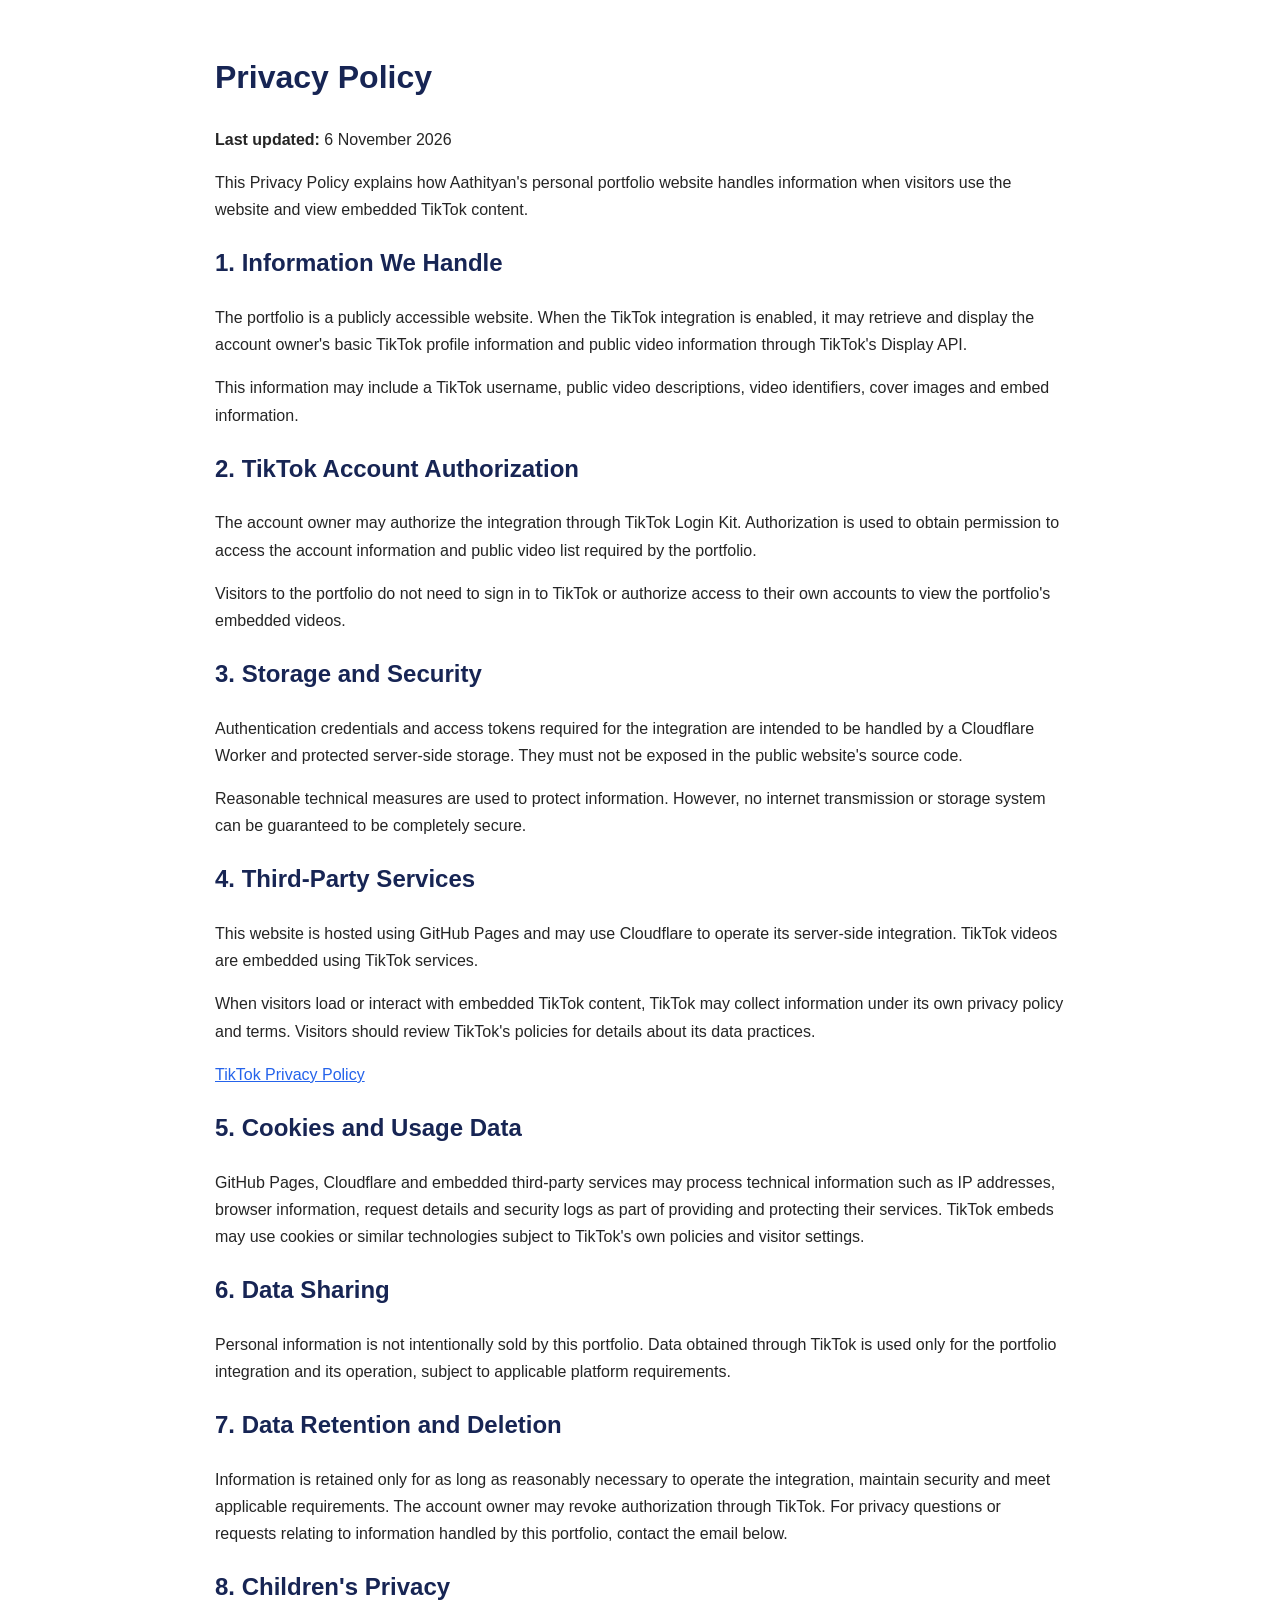
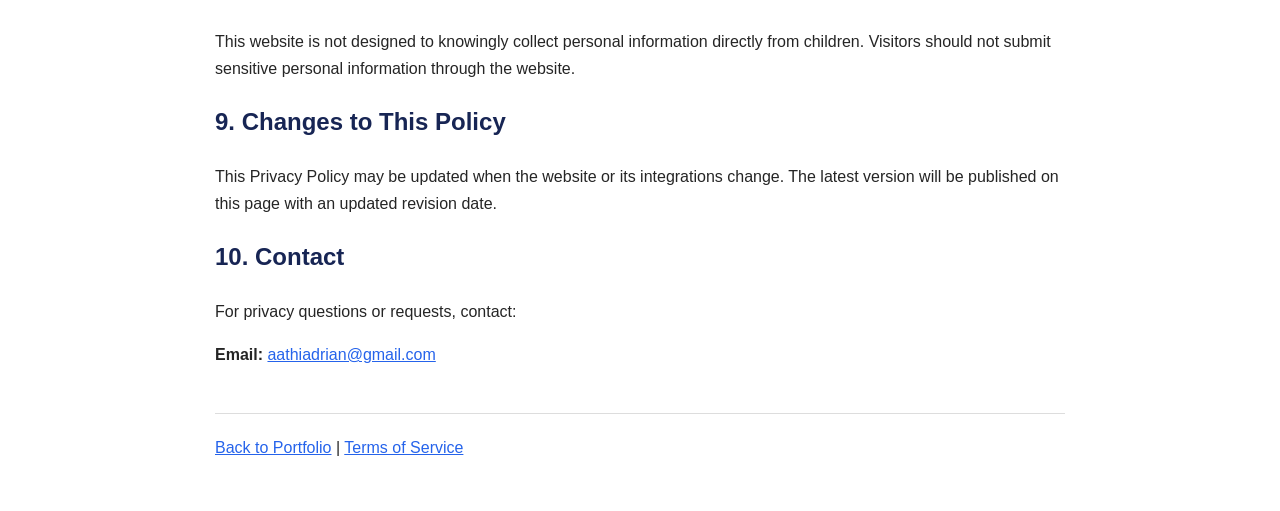
<file: privacy-policy.html>
<!DOCTYPE html>
<html lang="en">
<head>
  <meta charset="UTF-8">
  <meta name="viewport" content="width=device-width, initial-scale=1.0">
  <meta name="description" content="Privacy Policy for Aathityan's personal portfolio website.">
  <title>Privacy Policy | Aathityan</title>
  <style>
    body {
      font-family: Arial, sans-serif;
      max-width: 850px;
      margin: 50px auto;
      padding: 0 22px;
      line-height: 1.7;
      color: #252525;
      background: #fff;
    }
    h1, h2 { color: #172554; }
    a { color: #2563eb; }
    footer { margin-top: 45px; border-top: 1px solid #ddd; padding-top: 20px; }
  </style>
</head>
<body>
  <h1>Privacy Policy</h1>
  <p><strong>Last updated:</strong> 6 November 2026</p>

  <p>This Privacy Policy explains how Aathityan's personal portfolio website
  handles information when visitors use the website and view embedded TikTok
  content.</p>

  <h2>1. Information We Handle</h2>
  <p>The portfolio is a publicly accessible website. When the TikTok integration
  is enabled, it may retrieve and display the account owner's basic TikTok
  profile information and public video information through TikTok's Display API.</p>
  <p>This information may include a TikTok username, public video descriptions,
  video identifiers, cover images and embed information.</p>

  <h2>2. TikTok Account Authorization</h2>
  <p>The account owner may authorize the integration through TikTok Login Kit.
  Authorization is used to obtain permission to access the account information
  and public video list required by the portfolio.</p>
  <p>Visitors to the portfolio do not need to sign in to TikTok or authorize
  access to their own accounts to view the portfolio's embedded videos.</p>

  <h2>3. Storage and Security</h2>
  <p>Authentication credentials and access tokens required for the integration
  are intended to be handled by a Cloudflare Worker and protected server-side
  storage. They must not be exposed in the public website's source code.</p>
  <p>Reasonable technical measures are used to protect information. However,
  no internet transmission or storage system can be guaranteed to be completely
  secure.</p>

  <h2>4. Third-Party Services</h2>
  <p>This website is hosted using GitHub Pages and may use Cloudflare to operate
  its server-side integration. TikTok videos are embedded using TikTok services.</p>
  <p>When visitors load or interact with embedded TikTok content, TikTok may
  collect information under its own privacy policy and terms. Visitors should
  review TikTok's policies for details about its data practices.</p>
  <p>
    <a href="https://www.tiktok.com/legal/page/row/privacy-policy/en"
       target="_blank" rel="noopener noreferrer">TikTok Privacy Policy</a>
  </p>

  <h2>5. Cookies and Usage Data</h2>
  <p>GitHub Pages, Cloudflare and embedded third-party services may process
  technical information such as IP addresses, browser information, request
  details and security logs as part of providing and protecting their services.
  TikTok embeds may use cookies or similar technologies subject to TikTok's
  own policies and visitor settings.</p>

  <h2>6. Data Sharing</h2>
  <p>Personal information is not intentionally sold by this portfolio. Data
  obtained through TikTok is used only for the portfolio integration and its
  operation, subject to applicable platform requirements.</p>

  <h2>7. Data Retention and Deletion</h2>
  <p>Information is retained only for as long as reasonably necessary to operate
  the integration, maintain security and meet applicable requirements.
  The account owner may revoke authorization through TikTok. For privacy
  questions or requests relating to information handled by this portfolio,
  contact the email below.</p>

  <h2>8. Children's Privacy</h2>
  <p>This website is not designed to knowingly collect personal information
  directly from children. Visitors should not submit sensitive personal
  information through the website.</p>

  <h2>9. Changes to This Policy</h2>
  <p>This Privacy Policy may be updated when the website or its integrations
  change. The latest version will be published on this page with an updated
  revision date.</p>

  <h2>10. Contact</h2>
  <p>For privacy questions or requests, contact:</p>
  <p><strong>Email:</strong>
    <a href="mailto:aathiadrian@gmail.com">aathiadrian@gmail.com</a>
  </p>

  <footer>
    <a href="index.html">Back to Portfolio</a> |
    <a href="terms-of-service.html">Terms of Service</a>
  </footer>
</body>
</html>
</file>
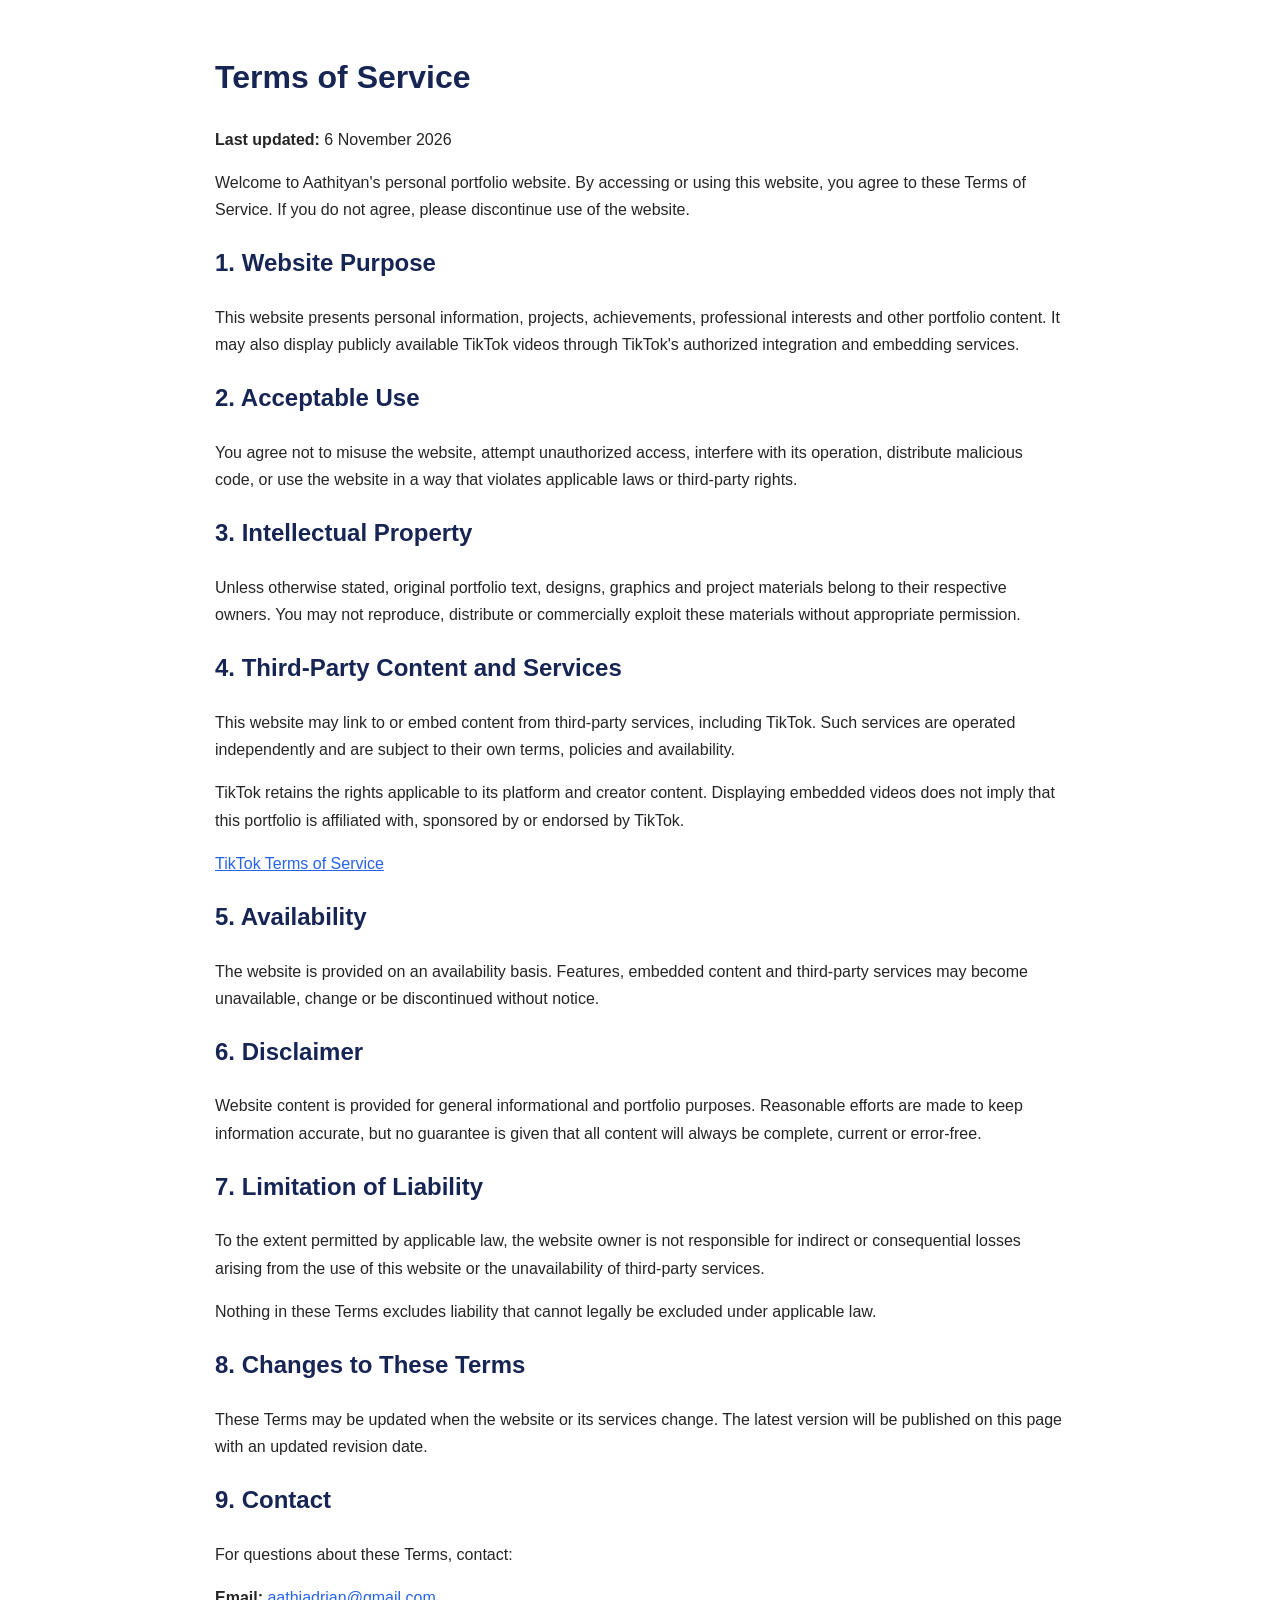
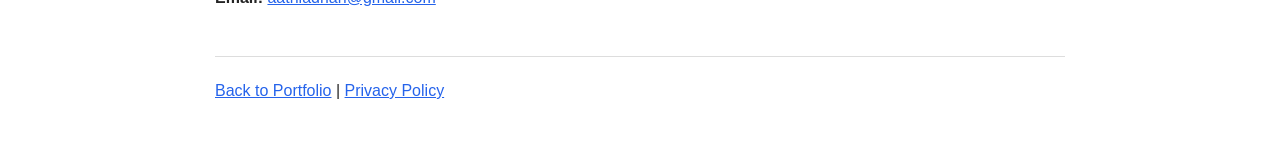
<file: terms-of-service.html>
<!DOCTYPE html>
<html lang="en">
<head>
  <meta charset="UTF-8">
  <meta name="viewport" content="width=device-width, initial-scale=1.0">
  <meta name="description" content="Terms of Service for Aathityan's personal portfolio website.">
  <title>Terms of Service | Aathityan</title>
  <style>
    body {
      font-family: Arial, sans-serif;
      max-width: 850px;
      margin: 50px auto;
      padding: 0 22px;
      line-height: 1.7;
      color: #252525;
      background: #fff;
    }
    h1, h2 { color: #172554; }
    a { color: #2563eb; }
    footer { margin-top: 45px; border-top: 1px solid #ddd; padding-top: 20px; }
  </style>
</head>
<body>
  <h1>Terms of Service</h1>
  <p><strong>Last updated:</strong> 6 November 2026</p>

  <p>Welcome to Aathityan's personal portfolio website. By accessing or using
  this website, you agree to these Terms of Service. If you do not agree,
  please discontinue use of the website.</p>

  <h2>1. Website Purpose</h2>
  <p>This website presents personal information, projects, achievements,
  professional interests and other portfolio content. It may also display
  publicly available TikTok videos through TikTok's authorized integration
  and embedding services.</p>

  <h2>2. Acceptable Use</h2>
  <p>You agree not to misuse the website, attempt unauthorized access, interfere
  with its operation, distribute malicious code, or use the website in a way
  that violates applicable laws or third-party rights.</p>

  <h2>3. Intellectual Property</h2>
  <p>Unless otherwise stated, original portfolio text, designs, graphics and
  project materials belong to their respective owners. You may not reproduce,
  distribute or commercially exploit these materials without appropriate
  permission.</p>

  <h2>4. Third-Party Content and Services</h2>
  <p>This website may link to or embed content from third-party services,
  including TikTok. Such services are operated independently and are subject
  to their own terms, policies and availability.</p>
  <p>TikTok retains the rights applicable to its platform and creator content.
  Displaying embedded videos does not imply that this portfolio is affiliated
  with, sponsored by or endorsed by TikTok.</p>
  <p>
    <a href="https://www.tiktok.com/legal/page/row/terms-of-service/en"
       target="_blank" rel="noopener noreferrer">TikTok Terms of Service</a>
  </p>

  <h2>5. Availability</h2>
  <p>The website is provided on an availability basis. Features, embedded
  content and third-party services may become unavailable, change or be
  discontinued without notice.</p>

  <h2>6. Disclaimer</h2>
  <p>Website content is provided for general informational and portfolio
  purposes. Reasonable efforts are made to keep information accurate, but
  no guarantee is given that all content will always be complete, current
  or error-free.</p>

  <h2>7. Limitation of Liability</h2>
  <p>To the extent permitted by applicable law, the website owner is not
  responsible for indirect or consequential losses arising from the use
  of this website or the unavailability of third-party services.</p>
  <p>Nothing in these Terms excludes liability that cannot legally be
  excluded under applicable law.</p>

  <h2>8. Changes to These Terms</h2>
  <p>These Terms may be updated when the website or its services change.
  The latest version will be published on this page with an updated
  revision date.</p>

  <h2>9. Contact</h2>
  <p>For questions about these Terms, contact:</p>
  <p><strong>Email:</strong>
    <a href="mailto:aathiadrian@gmail.com">aathiadrian@gmail.com</a>
  </p>

  <footer>
    <a href="index.html">Back to Portfolio</a> |
    <a href="privacy-policy.html">Privacy Policy</a>
  </footer>
</body>
</html>
</file>
